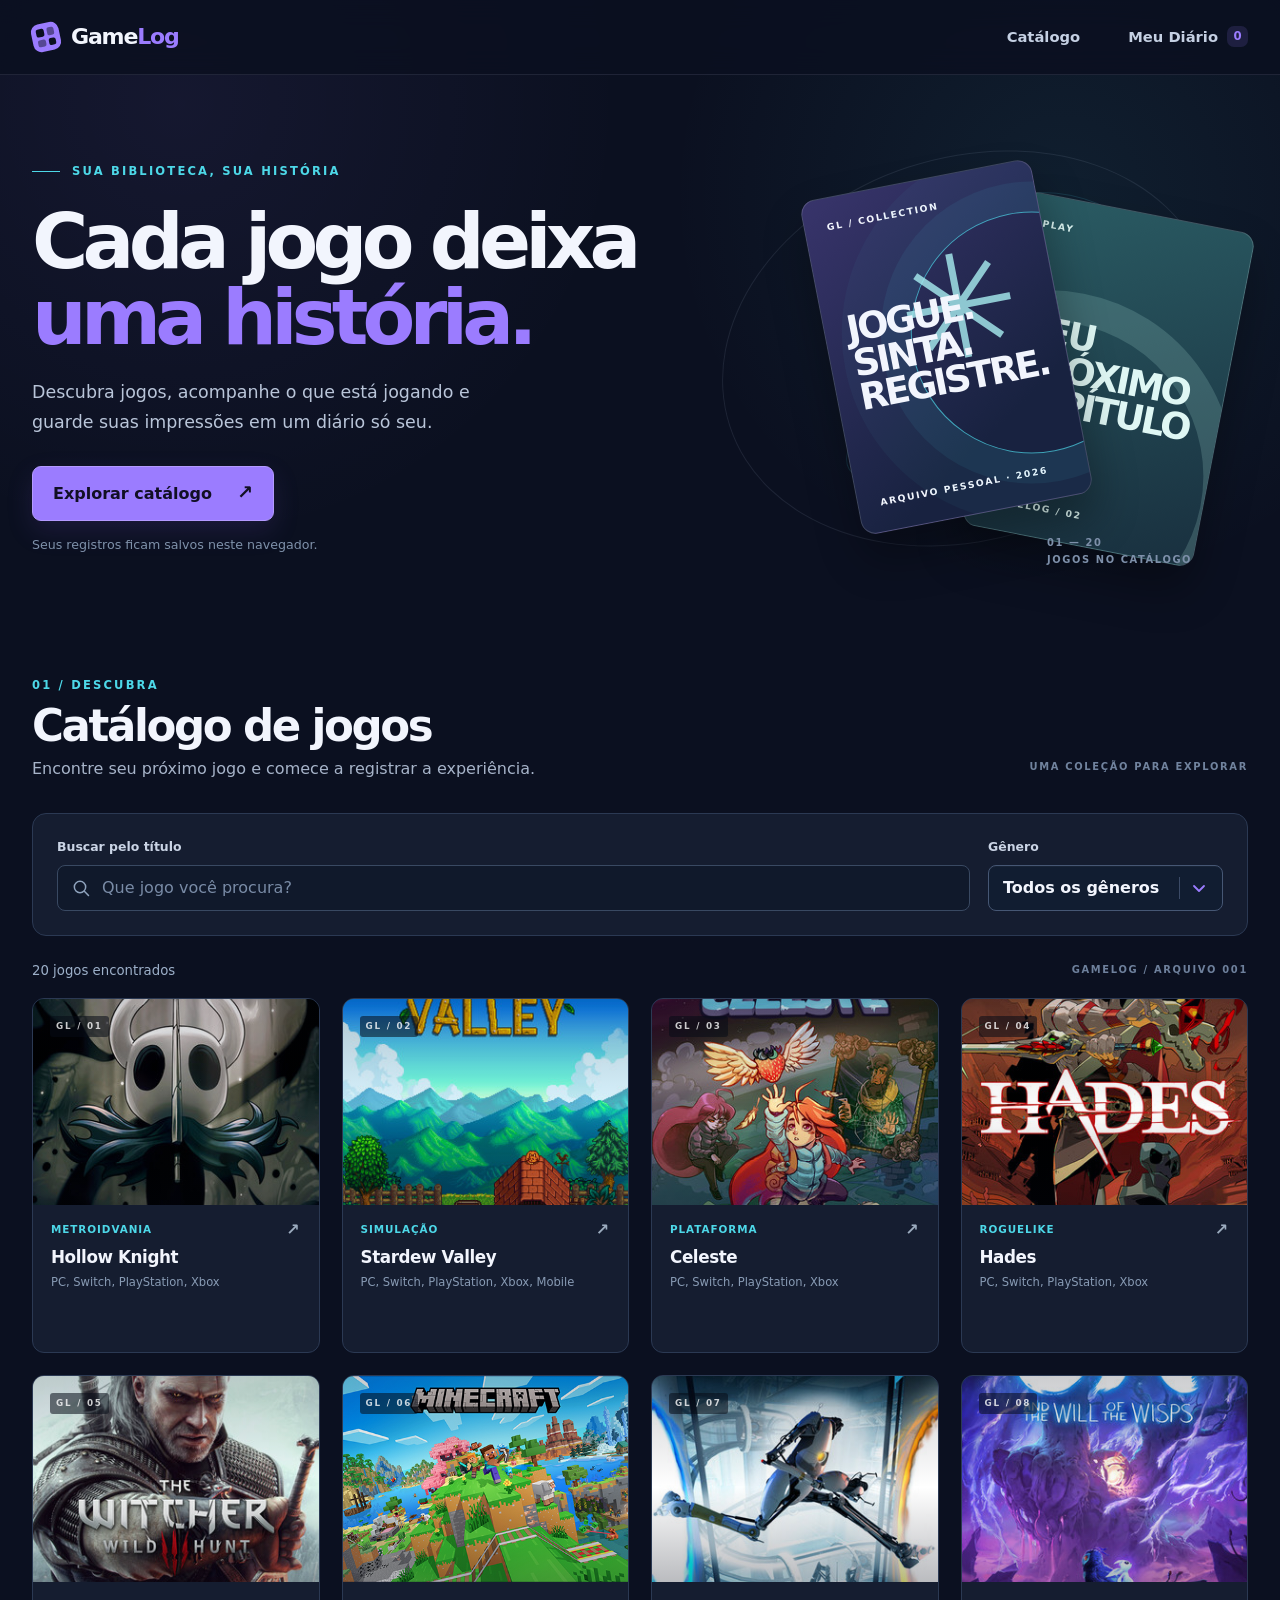
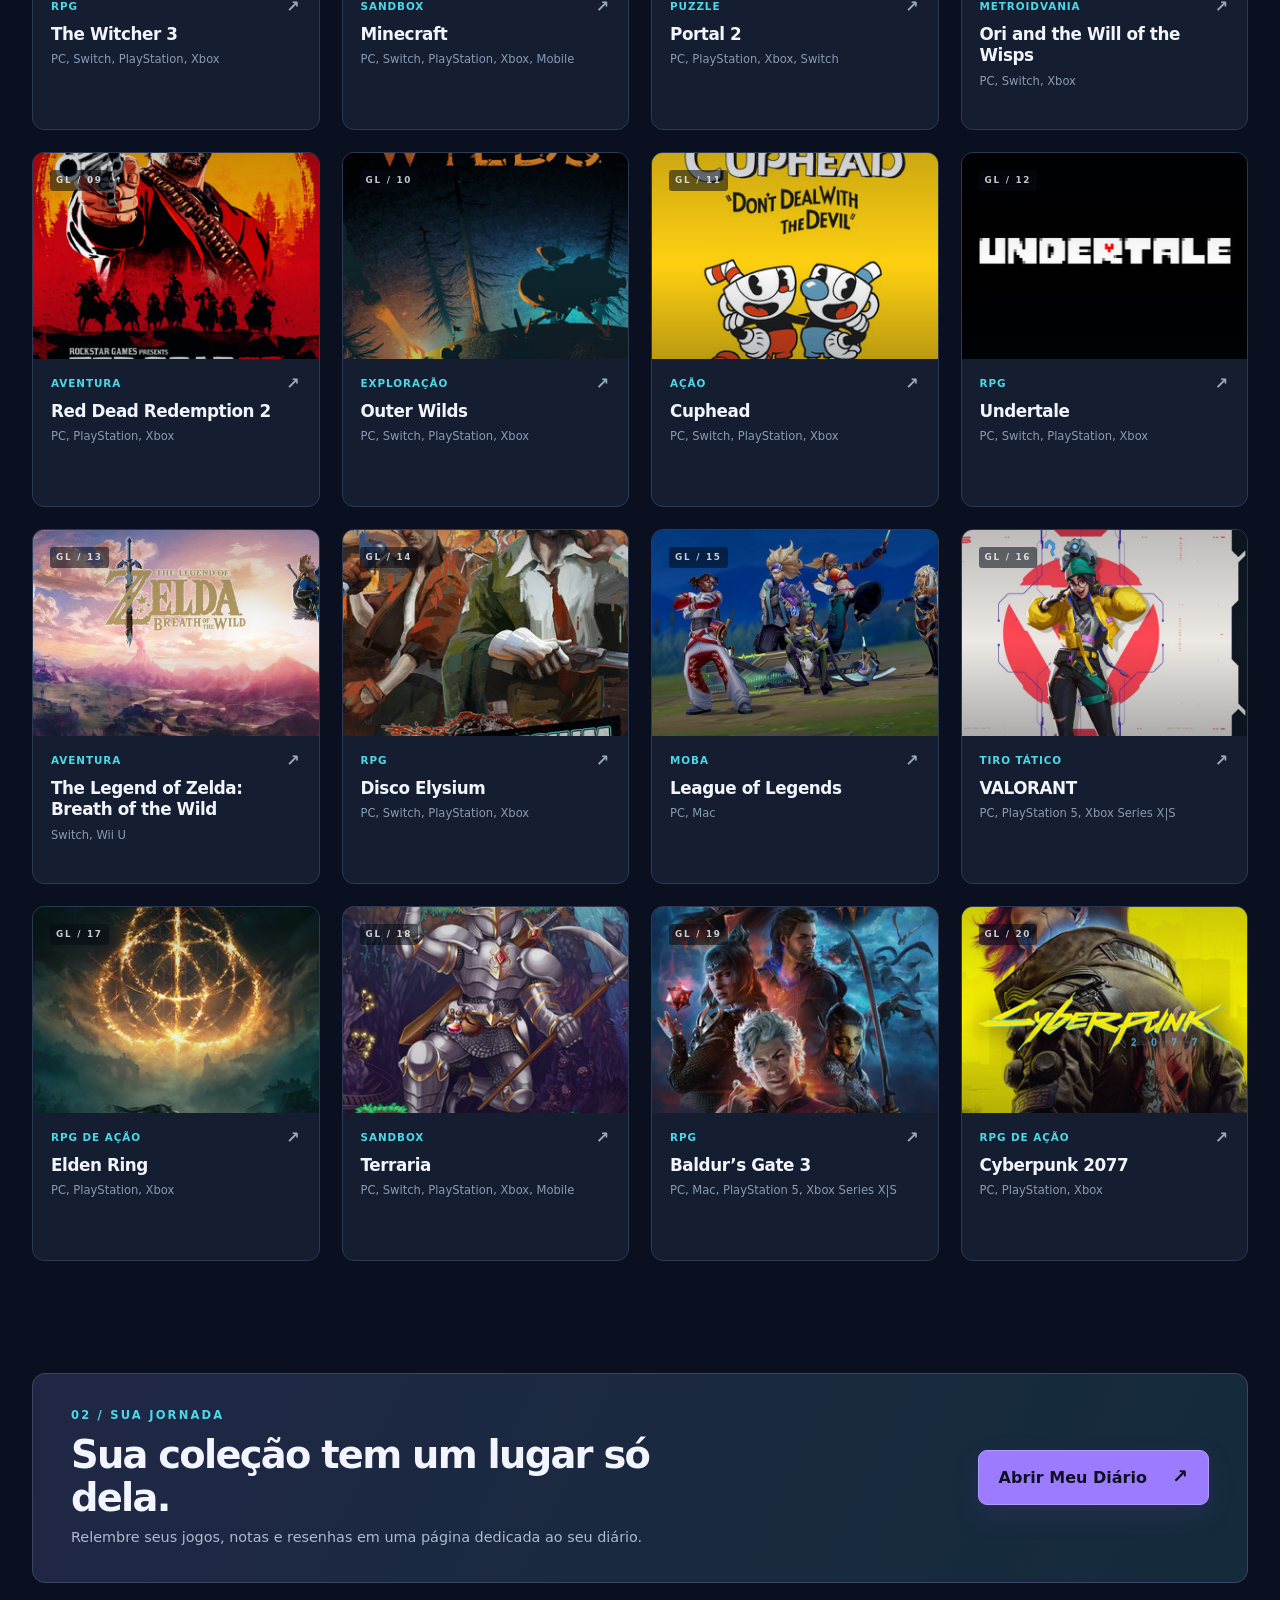
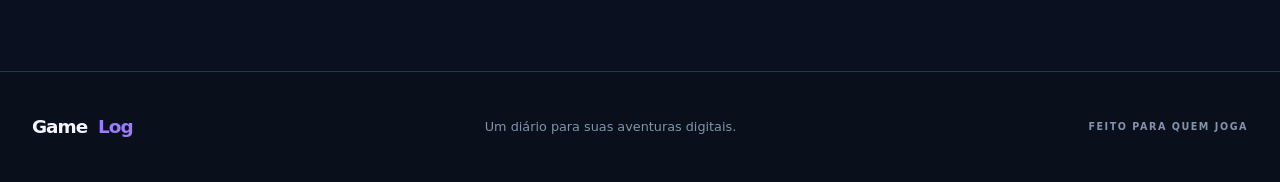
<file: index.html>
<!doctype html>
<html lang="pt-BR">
  <head>
    <meta charset="UTF-8" />
    <meta name="viewport" content="width=device-width, initial-scale=1" />
    <meta name="theme-color" content="#0B1020" />
    <meta name="description" content="GameLog: seu catálogo de jogos e diário pessoal de experiências." />
    <title>GameLog</title>
    <link rel="icon" type="image/svg+xml" href="./assets/favicon.svg" />
    <link rel="stylesheet" href="./css/styles.css" />
    <script type="module" src="./js/app.js"></script>
  </head>
  <body>
    <a class="skip-link" href="#conteudo">Pular para o conteúdo</a>

    <header class="site-header">
      <div class="shell header-inner">
        <a class="brand" href="#inicio" aria-label="GameLog, voltar ao início">
          <span class="brand-mark" aria-hidden="true"><span></span><span></span><span></span><span></span></span>
          <span>Game<span class="brand-accent">Log</span></span>
        </a>
        <nav aria-label="Navegação principal">
          <a href="#catalogo" aria-current="page">Catálogo</a>
          <a href="./diario.html">Meu Diário <span id="nav-diary-count" class="nav-count" aria-label="0 jogos registrados">0</span></a>
        </nav>
      </div>
    </header>

    <main id="conteudo">
      <section class="hero shell" id="inicio" aria-labelledby="hero-title">
        <div class="hero-copy">
          <p class="eyebrow"><span class="eyebrow-line"></span> SUA BIBLIOTECA, SUA HISTÓRIA</p>
          <h1 id="hero-title">Cada jogo deixa <span>uma história.</span></h1>
          <p class="hero-description">Descubra jogos, acompanhe o que está jogando e guarde suas impressões em um diário só seu.</p>
          <a class="primary-link" href="#catalogo">Explorar catálogo <span aria-hidden="true">↗</span></a>
          <p class="hero-note">Seus registros ficam salvos neste navegador.</p>
        </div>
        <div class="hero-art" aria-hidden="true">
          <div class="hero-orbit hero-orbit-one"></div>
          <div class="hero-orbit hero-orbit-two"></div>
          <div class="hero-art-card hero-art-card-back"><span>PLAY</span><strong>SEU<br />PRÓXIMO<br />CAPÍTULO</strong><small>GAMELOG / 02</small></div>
          <div class="hero-art-card hero-art-card-front"><span>GL / COLLECTION</span><div class="hero-art-symbol">✳</div><strong>JOGUE.<br />SINTA.<br />REGISTRE.</strong><small>ARQUIVO PESSOAL · 2026</small></div>
          <div class="hero-art-index">01 — 20<br />JOGOS NO CATÁLOGO</div>
        </div>
      </section>

      <section class="catalog-section shell" id="catalogo" aria-labelledby="catalog-title">
        <div class="section-heading">
          <div>
            <p class="section-kicker">01 / DESCUBRA</p>
            <h2 id="catalog-title">Catálogo de jogos</h2>
            <p>Encontre seu próximo jogo e comece a registrar a experiência.</p>
          </div>
          <span class="section-aside">UMA COLEÇÃO PARA EXPLORAR</span>
        </div>

        <form class="catalog-controls" role="search" id="catalog-search-form">
          <div class="field search-field">
            <label for="game-search">Buscar pelo título</label>
            <div class="input-with-icon">
              <svg viewBox="0 0 24 24" aria-hidden="true" focusable="false"><circle cx="10.8" cy="10.8" r="6.8"></circle><path d="m16 16 5 5"></path></svg>
              <input id="game-search" name="q" type="search" placeholder="Que jogo você procura?" autocomplete="off" />
            </div>
          </div>
          <div class="field genre-field">
            <label for="genre-filter">Gênero</label>
            <select id="genre-filter" name="genre"><option value="">Todos os gêneros</option></select>
          </div>
        </form>
        <div class="results-line"><p id="catalog-count" role="status" aria-live="polite"></p><span aria-hidden="true">GAMELOG / ARQUIVO 001</span></div>
        <div id="catalog-grid" class="catalog-grid"></div>
        <div id="catalog-empty" class="empty-state" hidden>
          <span class="empty-icon" aria-hidden="true">⌕</span>
          <h3>Nenhum jogo encontrado</h3>
          <p>Tente outro título ou escolha um gênero diferente.</p>
          <button id="clear-search" class="text-button" type="button">Limpar busca e filtros</button>
        </div>
      </section>

      <section class="diary-teaser shell" aria-labelledby="diary-teaser-title">
        <div>
          <p class="section-kicker">02 / SUA JORNADA</p>
          <h2 id="diary-teaser-title">Sua coleção tem um lugar só dela.</h2>
          <p>Relembre seus jogos, notas e resenhas em uma página dedicada ao seu diário.</p>
        </div>
        <a class="primary-link" href="./diario.html">Abrir Meu Diário <span aria-hidden="true">↗</span></a>
      </section>
    </main>

    <footer class="site-footer"><div class="shell footer-inner"><span class="brand footer-brand">Game<span class="brand-accent">Log</span></span><p>Um diário para suas aventuras digitais.</p><span>FEITO PARA QUEM JOGA</span></div></footer>

    <dialog id="game-dialog" class="game-dialog" aria-labelledby="dialog-title">
      <div class="dialog-layout">
        <div id="dialog-cover-slot" class="dialog-cover-slot"></div>
        <div class="dialog-content">
          <button id="dialog-close" class="dialog-close" type="button" aria-label="Fechar detalhes">×</button>
          <p class="section-kicker">FICHA DO JOGO / GAMELOG</p>
          <h2 id="dialog-title"></h2>
          <p id="dialog-meta" class="dialog-meta"></p>
          <p id="dialog-description" class="dialog-description"></p>
          <div class="dialog-divider"></div>
          <h3>Seu registro</h3>
          <p class="form-intro">Atualize sua jornada neste jogo. Você pode deixar campos em branco.</p>
          <form id="entry-form" novalidate>
            <div class="form-row">
              <div class="field"><label for="entry-status">Status</label><select id="entry-status" name="status"><option value="">Sem status</option><option value="want">Quero jogar</option><option value="playing">Jogando</option><option value="finished">Finalizado</option></select></div>
              <div class="field"><label for="entry-rating">Sua nota (1 a 5)</label><input id="entry-rating" name="rating" type="text" inputmode="decimal" autocomplete="off" placeholder="Ex.: 4,5" aria-describedby="rating-help" /><span id="rating-help" class="field-help">Use vírgula ou ponto. Até duas casas decimais.</span></div>
            </div>
            <div class="field review-field"><label for="entry-review">Sua resenha <span>(opcional)</span></label><textarea id="entry-review" name="review" rows="5" maxlength="800" placeholder="O que ficou com você depois de jogar?"></textarea><span id="review-counter" class="character-count">0 / 800</span></div>
            <p id="form-error" class="form-error" role="alert" tabindex="-1" hidden></p>
            <div class="form-actions"><button id="delete-entry" class="delete-button" type="button" hidden>Excluir registro</button><button class="save-button" type="submit">Salvar registro <span aria-hidden="true">↗</span></button></div>
          </form>
        </div>
      </div>
    </dialog>
    <dialog id="confirm-dialog" class="confirm-dialog" aria-labelledby="confirm-title" aria-describedby="confirm-description">
      <p class="section-kicker">MEU DIÁRIO / EXCLUSÃO</p>
      <h2 id="confirm-title">Excluir registro?</h2>
      <p id="confirm-description">O registro de <strong id="confirm-game-title"></strong> será removido deste navegador.</p>
      <div class="confirm-actions"><button id="confirm-cancel" class="cancel-button" type="button">Cancelar</button><button id="confirm-delete" class="confirm-delete-button" type="button">Excluir registro</button></div>
    </dialog>
    <div id="toast" class="toast" role="status" aria-live="polite" aria-atomic="true"></div>
  </body>
</html>
</file>
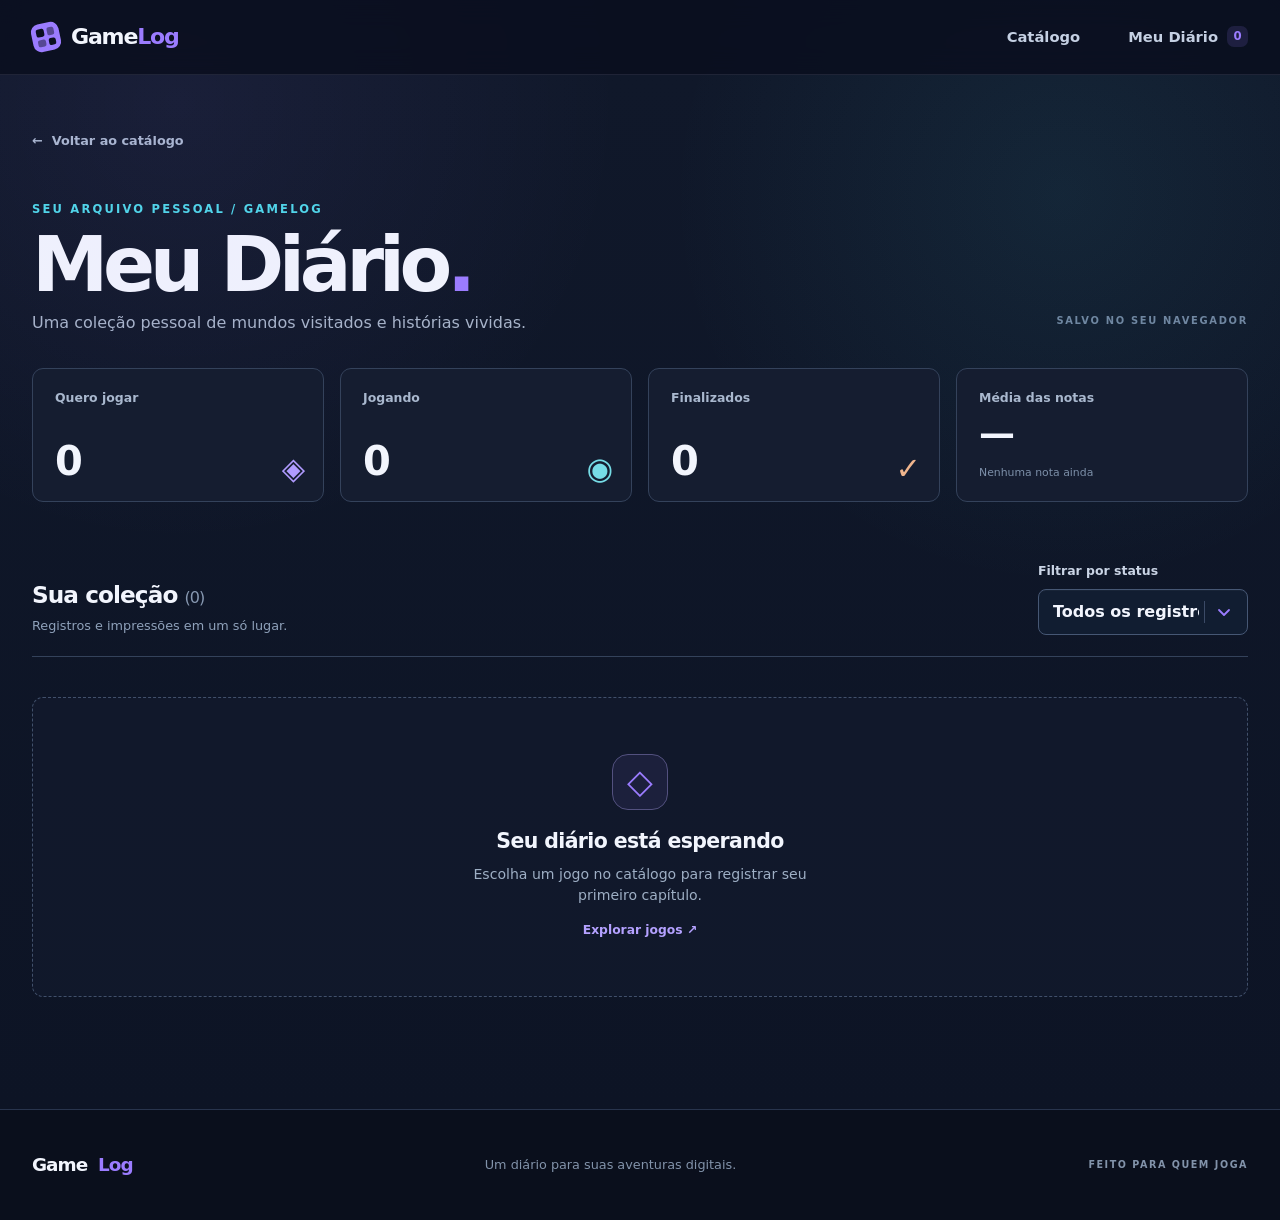
<file: diario.html>
<!doctype html>
<html lang="pt-BR">
  <head>
    <meta charset="UTF-8" />
    <meta name="viewport" content="width=device-width, initial-scale=1" />
    <meta name="theme-color" content="#0B1020" />
    <meta name="description" content="Meu Diário GameLog: sua coleção pessoal de jogos, notas e resenhas." />
    <title>GameLog</title>
    <link rel="icon" type="image/svg+xml" href="./assets/favicon.svg" />
    <link rel="stylesheet" href="./css/styles.css" />
    <script type="module" src="./js/app.js"></script>
  </head>
  <body>
    <a class="skip-link" href="#conteudo">Pular para o conteúdo</a>

    <header class="site-header">
      <div class="shell header-inner">
        <a class="brand" href="./index.html#inicio" aria-label="GameLog, voltar ao início">
          <span class="brand-mark" aria-hidden="true"><span></span><span></span><span></span><span></span></span>
          <span>Game<span class="brand-accent">Log</span></span>
        </a>
        <nav aria-label="Navegação principal">
          <a href="./index.html#catalogo">Catálogo</a>
          <a href="./diario.html" aria-current="page">Meu Diário <span id="nav-diary-count" class="nav-count" aria-label="0 jogos registrados">0</span></a>
        </nav>
      </div>
    </header>

    <main id="conteudo">
      <section class="diary-section diary-page" aria-labelledby="diary-title">
        <div class="shell">
          <a class="back-link" href="./index.html#catalogo"><span aria-hidden="true">←</span> Voltar ao catálogo</a>
          <div class="section-heading diary-heading">
            <div>
              <p class="section-kicker">SEU ARQUIVO PESSOAL / GAMELOG</p>
              <h1 id="diary-title">Meu Diário<span class="title-dot">.</span></h1>
              <p>Uma coleção pessoal de mundos visitados e histórias vividas.</p>
            </div>
            <span class="section-aside">SALVO NO SEU NAVEGADOR</span>
          </div>

          <div class="stats-grid" aria-label="Estatísticas do diário">
            <article class="stat-card"><span class="stat-label">Quero jogar</span><strong id="stat-want">0</strong><span class="stat-mark stat-mark-violet" aria-hidden="true">◈</span></article>
            <article class="stat-card"><span class="stat-label">Jogando</span><strong id="stat-playing">0</strong><span class="stat-mark stat-mark-cyan" aria-hidden="true">◉</span></article>
            <article class="stat-card"><span class="stat-label">Finalizados</span><strong id="stat-finished">0</strong><span class="stat-mark stat-mark-peach" aria-hidden="true">✓</span></article>
            <article class="stat-card stat-card-average"><span class="stat-label">Média das notas</span><strong id="stat-average">—</strong><span id="average-caption" class="stat-caption">Nenhuma nota ainda</span></article>
          </div>

          <div class="diary-toolbar">
            <div><h2>Sua coleção <span id="diary-heading-count">(0)</span></h2><p>Registros e impressões em um só lugar.</p></div>
            <div class="field diary-filter-field"><label for="diary-filter">Filtrar por status</label><select id="diary-filter"><option value="">Todos os registros</option><option value="want">Quero jogar</option><option value="playing">Jogando</option><option value="finished">Finalizado</option><option value="none">Sem status</option></select></div>
          </div>
          <div id="diary-list" class="diary-list"></div>
          <div id="diary-empty" class="empty-state diary-empty" hidden>
            <span class="empty-icon" aria-hidden="true">◇</span>
            <h3 id="diary-empty-title">Seu diário está esperando</h3>
            <p id="diary-empty-description">Escolha um jogo no catálogo para registrar seu primeiro capítulo.</p>
            <a id="diary-empty-link" class="text-button" href="./index.html#catalogo">Explorar jogos <span aria-hidden="true">↗</span></a>
          </div>
        </div>
      </section>
    </main>

    <footer class="site-footer"><div class="shell footer-inner"><span class="brand footer-brand">Game<span class="brand-accent">Log</span></span><p>Um diário para suas aventuras digitais.</p><span>FEITO PARA QUEM JOGA</span></div></footer>

    <dialog id="game-dialog" class="game-dialog" aria-labelledby="dialog-title">
      <div class="dialog-layout">
        <div id="dialog-cover-slot" class="dialog-cover-slot"></div>
        <div class="dialog-content">
          <button id="dialog-close" class="dialog-close" type="button" aria-label="Fechar detalhes">×</button>
          <p class="section-kicker">FICHA DO JOGO / GAMELOG</p>
          <h2 id="dialog-title"></h2>
          <p id="dialog-meta" class="dialog-meta"></p>
          <p id="dialog-description" class="dialog-description"></p>
          <div class="dialog-divider"></div>
          <h3>Seu registro</h3>
          <p class="form-intro">Atualize sua jornada neste jogo. Você pode deixar campos em branco.</p>
          <form id="entry-form" novalidate>
            <div class="form-row">
              <div class="field"><label for="entry-status">Status</label><select id="entry-status" name="status"><option value="">Sem status</option><option value="want">Quero jogar</option><option value="playing">Jogando</option><option value="finished">Finalizado</option></select></div>
              <div class="field"><label for="entry-rating">Sua nota (1 a 5)</label><input id="entry-rating" name="rating" type="text" inputmode="decimal" autocomplete="off" placeholder="Ex.: 4,5" aria-describedby="rating-help" /><span id="rating-help" class="field-help">Use vírgula ou ponto. Até duas casas decimais.</span></div>
            </div>
            <div class="field review-field"><label for="entry-review">Sua resenha <span>(opcional)</span></label><textarea id="entry-review" name="review" rows="5" maxlength="800" placeholder="O que ficou com você depois de jogar?"></textarea><span id="review-counter" class="character-count">0 / 800</span></div>
            <p id="form-error" class="form-error" role="alert" tabindex="-1" hidden></p>
            <div class="form-actions"><button id="delete-entry" class="delete-button" type="button" hidden>Excluir registro</button><button class="save-button" type="submit">Salvar registro <span aria-hidden="true">↗</span></button></div>
          </form>
        </div>
      </div>
    </dialog>
    <dialog id="confirm-dialog" class="confirm-dialog" aria-labelledby="confirm-title" aria-describedby="confirm-description">
      <p class="section-kicker">MEU DIÁRIO / EXCLUSÃO</p>
      <h2 id="confirm-title">Excluir registro?</h2>
      <p id="confirm-description">O registro de <strong id="confirm-game-title"></strong> será removido deste navegador.</p>
      <div class="confirm-actions"><button id="confirm-cancel" class="cancel-button" type="button">Cancelar</button><button id="confirm-delete" class="confirm-delete-button" type="button">Excluir registro</button></div>
    </dialog>
    <div id="toast" class="toast" role="status" aria-live="polite" aria-atomic="true"></div>
  </body>
</html>
</file>
<file: css/styles.css>
:root {
  color-scheme: dark;
  --bg: #0b1020;
  --surface: #151d30;
  --surface-raised: #1b263c;
  --line: #2b3953;
  --text: #f2f5fd;
  --muted: #a7b4c9;
  --violet: #9b7cff;
  --cyan: #4dd8e8;
  --peach: #efb58d;
  font-family: Inter, ui-sans-serif, system-ui, -apple-system, BlinkMacSystemFont, "Segoe UI", sans-serif;
  font-synthesis: none;
}

* { box-sizing: border-box; }
html { scroll-behavior: smooth; scroll-padding-top: 88px; overflow-x: clip; }
body { margin: 0; min-width: 280px; overflow-x: clip; color: var(--text); background: var(--bg); line-height: 1.5; }
body::before { content: ""; position: absolute; inset: 0 0 auto; height: 650px; pointer-events: none; background: radial-gradient(circle at 83% 30%, rgba(77, 216, 232, .075), transparent 34%), radial-gradient(circle at 14% 16%, rgba(155, 124, 255, .07), transparent 36%); }
button, input, select, textarea { font: inherit; }
button, select { cursor: pointer; }
button { color: inherit; }
a { color: inherit; text-decoration: none; }
svg { display: block; }
[hidden] { display: none !important; }
:focus-visible { outline: 3px solid var(--cyan); outline-offset: 4px; }
::selection { color: var(--bg); background: var(--cyan); }
.shell { width: min(1240px, calc(100% - 64px)); margin-inline: auto; }
.skip-link { position: fixed; z-index: 30; top: -70px; left: 16px; padding: 10px 16px; color: var(--bg); background: var(--cyan); border-radius: 8px; font-weight: 700; }
.skip-link:focus { top: 12px; }

.site-header { position: relative; z-index: 5; border-bottom: 1px solid rgba(167, 180, 201, .13); background: rgba(11, 16, 32, .85); backdrop-filter: blur(14px); }
.header-inner { min-height: 74px; display: flex; align-items: center; justify-content: space-between; gap: 24px; }
.brand { display: inline-flex; align-items: center; gap: 11px; font-size: 1.38rem; font-weight: 850; letter-spacing: -.055em; white-space: nowrap; }
.brand-accent { color: var(--violet); }
.brand-mark { width: 28px; height: 28px; padding: 5px; display: grid; grid-template-columns: repeat(2, 1fr); gap: 3px; transform: rotate(-12deg); border-radius: 8px; background: var(--violet); }
.brand-mark span { border-radius: 2px; background: var(--bg); }
.brand-mark span:nth-child(2), .brand-mark span:nth-child(3) { opacity: .48; }
.site-header nav { display: flex; align-items: center; gap: clamp(22px, 4vw, 48px); }
.site-header nav a { display: inline-flex; align-items: center; gap: 9px; color: #c5d0e3; font-size: .92rem; font-weight: 650; transition: color .2s ease; }
.site-header nav a:hover { color: var(--text); }
.nav-count { display: inline-flex; min-width: 21px; height: 21px; align-items: center; justify-content: center; padding-inline: 5px; border-radius: 7px; color: var(--violet); background: rgba(155, 124, 255, .14); font-size: .73rem; }

.hero { position: relative; min-height: 555px; display: grid; grid-template-columns: minmax(0, 1.05fr) minmax(330px, .95fr); align-items: center; gap: 40px; padding-block: 64px 74px; }
.hero-copy { position: relative; z-index: 1; }
.eyebrow, .section-kicker { margin: 0; color: var(--cyan); font-size: .72rem; font-weight: 800; letter-spacing: .19em; }
.eyebrow { display: flex; align-items: center; gap: 12px; }
.eyebrow-line { width: 28px; height: 1px; background: var(--cyan); }
h1, h2, h3, h4, p { margin-top: 0; }
h1 { max-width: 640px; margin: 24px 0 21px; font-size: clamp(3.7rem, 6vw, 6.1rem); font-weight: 830; line-height: .99; letter-spacing: -.075em; }
h1 span { color: var(--violet); }
.hero-description { max-width: 490px; margin-bottom: 29px; color: #b9c5d9; font-size: 1.09rem; line-height: 1.73; }
.primary-link { min-height: 48px; display: inline-flex; align-items: center; gap: 25px; padding: 12px 20px; border: 1px solid #b39aff; border-radius: 9px; background: var(--violet); color: #110f24; font-weight: 800; box-shadow: 0 10px 26px rgba(99, 70, 175, .18); transition: transform .2s ease, background .2s ease; }
.primary-link:hover { transform: translateY(-2px); background: #b19bff; }
.primary-link span { font-size: 1.2rem; }
.hero-note { margin: 15px 0 0; color: #7f91aa; font-size: .79rem; }
.hero-art { position: relative; min-height: 440px; isolation: isolate; }
.hero-art::before { content: ""; position: absolute; inset: 4% 5% 9%; border: 1px solid rgba(167, 180, 201, .12); border-radius: 50%; transform: rotate(-18deg); }
.hero-orbit { position: absolute; border: 1px solid rgba(77, 216, 232, .15); border-radius: 50%; }
.hero-orbit-one { width: 290px; height: 290px; top: 53px; right: 11%; }
.hero-orbit-two { width: 440px; height: 120px; top: 160px; right: -2%; transform: rotate(-30deg); }
.hero-art-card { position: absolute; width: 235px; height: 340px; display: flex; flex-direction: column; justify-content: space-between; padding: 22px; border: 1px solid rgba(255,255,255,.16); border-radius: 15px; box-shadow: 0 25px 45px rgba(0,0,0,.33); overflow: hidden; }
.hero-art-card span, .hero-art-card small { font-size: .58rem; font-weight: 850; letter-spacing: .18em; }
.hero-art-card strong { position: relative; z-index: 1; font-size: 2.3rem; line-height: .94; letter-spacing: -.075em; }
.hero-art-card-front { z-index: 2; top: 38px; left: 25%; transform: rotate(-11deg); background: linear-gradient(145deg, #38346b, #182240 73%); }
.hero-art-card-front::before { content: ""; position: absolute; width: 240px; height: 240px; top: 50px; left: 82px; border: 1px solid rgba(77, 216, 232, .7); border-radius: 50%; box-shadow: 0 0 0 30px rgba(77,216,232,.065), 0 0 0 69px rgba(77,216,232,.04); }
.hero-art-card-front .hero-art-symbol { position: absolute; top: 61px; left: 76px; color: #a9eff2; font-size: 9rem; line-height: 1; font-weight: 200; opacity: .8; }
.hero-art-card-back { top: 70px; right: 4%; transform: rotate(11deg); color: #dff7f4; background: linear-gradient(160deg, #2a5b63, #19303f); }
.hero-art-card-back::before { content: ""; position: absolute; width: 310px; height: 310px; top: 90px; left: -110px; border: 31px solid rgba(175, 232, 219, .18); border-radius: 50%; }
.hero-art-index { position: absolute; z-index: 3; bottom: 10px; right: 10%; color: #7e90aa; font-size: .62rem; font-weight: 800; letter-spacing: .16em; line-height: 1.7; }

.catalog-section { padding-block: 24px 112px; }
.section-heading { display: flex; align-items: end; justify-content: space-between; gap: 24px; margin-bottom: 32px; }
.section-heading h2 { margin: 9px 0 7px; font-size: clamp(2.2rem, 3.4vw, 3.4rem); line-height: 1.08; letter-spacing: -.055em; }
.section-heading p:not(.section-kicker) { margin: 0; color: var(--muted); font-size: 1rem; }
.section-aside { padding-bottom: 6px; color: #71839e; font-size: .62rem; font-weight: 800; letter-spacing: .17em; white-space: nowrap; }
.catalog-controls { display: grid; grid-template-columns: minmax(0, 1fr) 235px; gap: 18px; padding: 24px; border: 1px solid var(--line); border-radius: 14px; background: var(--surface); }
.field { min-width: 0; display: flex; flex-direction: column; gap: 8px; }
.field label { color: #cad4e5; font-size: .78rem; font-weight: 750; }
.field label span { color: #8495ad; font-weight: 500; }
input, select, textarea { width: 100%; border: 1px solid #394962; border-radius: 8px; background: #10192b; color: var(--text); }
input, select { height: 46px; padding: 0 14px; }
input::placeholder, textarea::placeholder { color: #798ba6; opacity: 1; }
input:hover, select:hover, textarea:hover { border-color: #697b9a; }
input:focus, select:focus, textarea:focus { border-color: var(--cyan); }
select {
  appearance: none;
  -webkit-appearance: none;
  padding-right: 48px;
  border-color: #465774;
  background-color: #111d31;
  background-image: url("data:image/svg+xml,%3Csvg xmlns='http://www.w3.org/2000/svg' viewBox='0 0 16 16'%3E%3Cpath d='m3 6 5 5 5-5' fill='none' stroke='%239B7CFF' stroke-width='1.8' stroke-linecap='round' stroke-linejoin='round'/%3E%3C/svg%3E"), linear-gradient(#3b4a66, #3b4a66);
  background-position: right 15px center, right 42px center;
  background-repeat: no-repeat;
  background-size: 16px 16px, 1px 22px;
  box-shadow: inset 0 1px 0 rgba(255, 255, 255, .03);
  font-weight: 650;
  transition: border-color .2s ease, background-color .2s ease, box-shadow .2s ease;
}
select:hover { border-color: var(--violet); background-color: #192740; }
select:focus-visible { border-color: var(--cyan); outline-offset: 2px; box-shadow: 0 0 0 3px rgba(77, 216, 232, .12); }
select:disabled { cursor: not-allowed; opacity: .55; }
select option { background: #151d30; color: var(--text); font-weight: 500; }
select option:checked { background: #344368; color: #fff; }
.input-with-icon { position: relative; }
.input-with-icon svg { position: absolute; top: 13px; left: 14px; width: 20px; height: 20px; fill: none; stroke: #8fa3bd; stroke-width: 1.8; stroke-linecap: round; pointer-events: none; }
.input-with-icon input { padding-left: 44px; }
.results-line { display: flex; align-items: center; justify-content: space-between; gap: 16px; margin: 25px 0 17px; color: #9db0c9; font-size: .83rem; }
.results-line p { margin: 0; }
.results-line span { color: #6e809c; font-size: .62rem; font-weight: 800; letter-spacing: .17em; }
.catalog-grid { display: grid; grid-template-columns: repeat(4, minmax(0, 1fr)); gap: 22px; }
.game-card { position: relative; min-width: 0; display: flex; flex-direction: column; border: 1px solid var(--line); border-radius: 12px; background: var(--surface); overflow: hidden; transition: transform .2s ease, border-color .2s ease, box-shadow .2s ease; }
.game-card:hover { transform: translateY(-5px); border-color: #6b5da0; box-shadow: 0 16px 34px rgba(0,0,0,.2); }
.game-card:focus-within { border-color: var(--cyan); }
.game-card-button { position: absolute; z-index: 2; inset: 0; width: 100%; height: 100%; padding: 0; border: 0; border-radius: 12px; background: transparent; }
.game-card-button:focus-visible { outline: 3px solid var(--cyan); outline-offset: -4px; }
.cover { position: relative; width: 100%; min-height: 206px; display: flex; flex-direction: column; justify-content: space-between; padding: 17px; overflow: hidden; background: linear-gradient(145deg, var(--cover-base), #101c2d); isolation: isolate; }
.cover::before, .cover::after, .cover-shape { content: ""; position: absolute; pointer-events: none; }
.cover::before { z-index: -1; width: 240px; height: 240px; top: -105px; right: -85px; border-radius: 50%; background: var(--cover-accent); opacity: .13; }
.cover::after { z-index: -1; inset: 0; background: linear-gradient(0deg, rgba(2, 7, 20, .48), transparent 58%); }
.cover--photo::before, .cover--photo .cover-shape { display: none; }
.cover--photo::after { z-index: 1; background: linear-gradient(0deg, rgba(2, 7, 20, .27), transparent 46%, rgba(2, 7, 20, .2)); }
.cover-image { position: absolute; z-index: 0; inset: 0; width: 100%; height: 100%; object-fit: cover; object-position: center; }
.cover--photo .cover-code { position: relative; z-index: 2; align-self: flex-start; padding: 4px 6px; border-radius: 3px; background: rgba(7, 11, 23, .55); }
.cover-code { color: rgba(255,255,255,.78); font-size: .55rem; font-weight: 850; letter-spacing: .2em; }
.cover-title { position: relative; z-index: 2; max-width: 95%; color: #fff; font-size: clamp(1.32rem, 1.9vw, 1.9rem); font-weight: 850; line-height: 1.02; letter-spacing: -.05em; text-shadow: 0 2px 14px rgba(0,0,0,.35); overflow-wrap: anywhere; }
.cover-shape { top: 31px; left: 23%; width: 160px; height: 160px; border: 2px solid var(--cover-accent); opacity: .55; transform: rotate(-22deg); }
.cover--rings .cover-shape, .cover--portals .cover-shape, .cover--orbit .cover-shape { border-radius: 50%; box-shadow: 0 0 0 16px rgba(255,255,255,.07), 0 0 0 34px rgba(255,255,255,.045); }
.cover--portals .cover-shape { border-width: 14px; width: 114px; height: 166px; transform: rotate(25deg); }
.cover--orbit .cover-shape { width: 196px; height: 100px; top: 52px; transform: rotate(-35deg); }
.cover--field .cover-shape, .cover--horizon .cover-shape { width: 270px; height: 95px; top: 75px; left: 5%; border: 0; border-top: 3px solid var(--cover-accent); border-bottom: 3px solid var(--cover-accent); border-radius: 50%; box-shadow: 0 -27px 0 -25px var(--cover-accent), 0 27px 0 -25px var(--cover-accent); transform: rotate(-14deg); }
.cover--peak .cover-shape { width: 185px; height: 185px; top: 20px; left: 29%; border-left: 0; border-bottom: 0; transform: rotate(-45deg); }
.cover--rays .cover-shape, .cover--sun .cover-shape { width: 150px; height: 150px; left: 31%; top: 28px; border-radius: 50%; background: rgba(255,255,255,.08); box-shadow: 0 0 0 22px rgba(255,255,255,.045), 0 0 0 48px rgba(255,255,255,.025); }
.cover--slashes .cover-shape, .cover--shards .cover-shape { width: 60px; height: 230px; top: -35px; left: 40%; transform: rotate(27deg); background: var(--cover-accent); opacity: .25; box-shadow: 65px 0 0 -12px var(--cover-accent), -65px 0 0 -18px var(--cover-accent); border: 0; }
.cover--blocks .cover-shape { width: 105px; height: 105px; top: 33px; left: 34%; transform: rotate(-12deg); box-shadow: 28px 26px 0 -4px rgba(255,255,255,.12), -23px 38px 0 -9px rgba(255,255,255,.12); }
.cover--glow .cover-shape { width: 115px; height: 115px; top: 38px; left: 35%; border-radius: 50%; background: var(--cover-accent); opacity: .25; filter: blur(9px); box-shadow: 0 0 38px 17px var(--cover-accent); }
.cover--dots .cover-shape { width: 130px; height: 130px; top: 33px; left: 30%; border: 9px dotted var(--cover-accent); border-radius: 50%; transform: rotate(16deg); }
.cover--heart .cover-shape { width: 120px; height: 120px; top: 54px; left: 36%; border: 0; background: var(--cover-accent); opacity: .4; transform: rotate(45deg); }
.cover--heart .cover-shape::before, .cover--heart .cover-shape::after { content: ""; position: absolute; width: 120px; height: 120px; border-radius: 50%; background: inherit; }
.cover--heart .cover-shape::before { top: -60px; }
.cover--heart .cover-shape::after { left: -60px; }
.game-card-info { width: 100%; min-height: 147px; padding: 17px 18px 18px; }
.game-card-top { display: flex; justify-content: space-between; gap: 10px; color: var(--cyan); font-size: .65rem; font-weight: 800; letter-spacing: .09em; text-transform: uppercase; }
.game-arrow { color: #9babbe; font-size: 1rem; line-height: 1; }
.game-card-title { margin: 9px 0 7px; color: var(--text); font-size: 1.05rem; line-height: 1.28; font-weight: 780; letter-spacing: -.025em; }
.game-card-meta { margin: 0; color: #889bb4; font-size: .72rem; line-height: 1.35; }
.mini-status { display: inline-flex; margin-top: 12px; padding: 3px 8px; border: 1px solid rgba(155,124,255,.4); border-radius: 4px; color: #c6b7ff; background: rgba(155,124,255,.09); font-size: .68rem; font-weight: 750; }
.mini-status--playing { border-color: rgba(77,216,232,.4); color: #99eaf1; background: rgba(77,216,232,.08); }
.mini-status--finished { border-color: rgba(239,181,141,.4); color: #f2c9aa; background: rgba(239,181,141,.08); }
.mini-status--none { border-color: #52617b; color: #c9d2df; background: #243149; }

.diary-teaser { display: flex; align-items: center; justify-content: space-between; gap: 30px; margin-bottom: 88px; padding: 33px 38px; border: 1px solid #3b4762; border-radius: 13px; background: linear-gradient(115deg, #202745, #142b3b); }
.diary-teaser h2 { max-width: 620px; margin: 9px 0 8px; font-size: clamp(1.7rem, 3vw, 2.5rem); line-height: 1.12; letter-spacing: -.045em; }
.diary-teaser p:not(.section-kicker) { margin: 0; color: #adbad0; font-size: .9rem; }
.diary-teaser .primary-link { flex: 0 0 auto; }

.diary-section { padding-block: 88px 112px; border-top: 1px solid #27334b; background: linear-gradient(180deg, #10182a, #0d1425); }
.diary-page { min-height: calc(100vh - 185px); padding-top: 53px; border-top: 0; }
.back-link { display: inline-flex; align-items: center; gap: 9px; margin-bottom: 51px; color: #aab8ce; font-size: .8rem; font-weight: 700; }
.back-link:hover { color: var(--cyan); }
.diary-page .diary-heading h1 { margin: 9px 0 7px; font-size: clamp(3.5rem, 6vw, 5.5rem); line-height: 1; letter-spacing: -.07em; }
.title-dot { color: var(--violet); }
.diary-heading { margin-bottom: 33px; }
.stats-grid { display: grid; grid-template-columns: repeat(4, minmax(0,1fr)); gap: 16px; margin-bottom: 60px; }
.stat-card { position: relative; min-height: 134px; display: flex; flex-direction: column; align-items: flex-start; justify-content: space-between; padding: 20px 22px; border: 1px solid #34425b; border-radius: 11px; background: var(--surface); overflow: hidden; }
.stat-label { color: #a9b8ce; font-size: .78rem; font-weight: 650; }
.stat-card strong { font-size: 2.5rem; line-height: 1; font-weight: 820; letter-spacing: -.06em; }
.stat-mark { position: absolute; right: 18px; bottom: 17px; font-size: 1.9rem; line-height: 1; }
.stat-mark-violet { color: #b09bff; }.stat-mark-cyan { color: #76dce6; }.stat-mark-peach { color: #efb58d; }
.stat-card-average strong { font-size: 2.25rem; }
.stat-caption { margin-top: 5px; color: #7d90a9; font-size: .68rem; }
.diary-toolbar { display: flex; align-items: end; justify-content: space-between; gap: 20px; padding-bottom: 21px; border-bottom: 1px solid #34425b; }
.diary-toolbar h2 { margin: 0 0 3px; font-size: 1.45rem; letter-spacing: -.04em; }
.diary-toolbar h2 span { color: #8798b1; font-size: 1rem; font-weight: 500; }
.diary-toolbar p { margin: 0; color: #8fa1ba; font-size: .8rem; }
.diary-filter-field { width: 210px; }
.diary-list { display: grid; gap: 14px; margin-top: 20px; }
.diary-item { display: flex; gap: 22px; padding: 16px; border: 1px solid #34425b; border-radius: 11px; background: var(--surface); }
.cover--compact { flex: 0 0 116px; width: 116px; min-height: 152px; border-radius: 6px; padding: 10px; }
.cover--compact .cover-code { font-size: .42rem; }
.cover--compact .cover-title { font-size: .85rem; }
.cover--compact .cover-shape { transform: scale(.5) rotate(-22deg); transform-origin: 0 0; }
.diary-item-body { min-width: 0; flex: 1; display: flex; flex-direction: column; }
.diary-item-genre { color: var(--cyan); font-size: .64rem; font-weight: 800; letter-spacing: .11em; text-transform: uppercase; }
.diary-item-title { margin: 5px 0 9px; font-size: 1.2rem; line-height: 1.23; letter-spacing: -.035em; }
.diary-item-facts { display: flex; flex-wrap: wrap; gap: 7px; }
.status-pill, .rating-pill { display: inline-flex; align-items: center; min-height: 24px; padding: 3px 9px; border-radius: 5px; font-size: .68rem; font-weight: 700; line-height: 1.2; }
.status-pill--want { color: #d0c3ff; background: rgba(155,124,255,.17); }
.status-pill--playing { color: #a5edf2; background: rgba(77,216,232,.15); }
.status-pill--finished { color: #f3ccab; background: rgba(239,181,141,.15); }
.status-pill--none { color: #c0cbd9; background: #35435c; }
.rating-pill { color: #f4d69d; background: rgba(244,214,157,.1); }
.diary-review { margin: 12px 0 10px; color: #becadc; font-size: .83rem; line-height: 1.55; white-space: pre-wrap; overflow-wrap: anywhere; }
.diary-review--empty { color: #8293ac; font-style: italic; }
.diary-item-actions { display: flex; align-items: center; gap: 20px; margin-top: auto; }
.diary-item-actions button, .text-button { padding: 0; border: 0; background: none; font-size: .77rem; font-weight: 750; }
.edit-button, .text-button { color: #b4a1ff; }
.remove-button { color: #c5a4a1; }
.diary-item-actions button:hover, .text-button:hover { text-decoration: underline; text-underline-offset: 3px; }
.empty-state { min-height: 300px; display: flex; flex-direction: column; align-items: center; justify-content: center; padding: 36px 20px; border: 1px dashed #41506b; border-radius: 11px; background: rgba(21,29,48,.55); text-align: center; }
.empty-icon { display: grid; place-items: center; width: 56px; height: 56px; margin-bottom: 16px; border: 1px solid #53517f; border-radius: 16px; color: var(--violet); background: rgba(155,124,255,.08); font-size: 2.1rem; line-height: 1; }
.empty-state h3 { margin: 0 0 7px; font-size: 1.28rem; letter-spacing: -.03em; }
.empty-state p { max-width: 390px; margin: 0 0 15px; color: #9eafc5; font-size: .88rem; }
.diary-empty { margin-top: 20px; }
.site-footer { border-top: 1px solid #28344d; background: #0a0f1c; }
.footer-inner { min-height: 110px; display: flex; align-items: center; justify-content: space-between; gap: 20px; }
.footer-brand { font-size: 1.15rem; }
.footer-inner p { margin: 0; color: #8293aa; font-size: .8rem; }
.footer-inner > span:last-child { color: #8293aa; font-size: .6rem; font-weight: 800; letter-spacing: .16em; }

.game-dialog { width: min(920px, calc(100% - 30px)); max-height: min(92vh, 800px); padding: 0; border: 1px solid #55637c; border-radius: 15px; background: var(--surface); color: var(--text); box-shadow: 0 35px 100px rgba(0,0,0,.65); overflow: auto; }
.game-dialog::backdrop { background: rgba(3,7,16,.78); backdrop-filter: blur(5px); }
.dialog-layout { display: grid; grid-template-columns: minmax(250px, .8fr) minmax(0, 1.4fr); min-height: 570px; }
.dialog-cover-slot { min-height: 100%; }
.dialog-cover-slot .cover { min-height: 100%; padding: 26px; }
.dialog-cover-slot .cover-code { font-size: .69rem; }
.dialog-cover-slot .cover-title { font-size: clamp(2rem, 3.8vw, 3.8rem); }
.dialog-cover-slot .cover-shape { transform: scale(1.4) rotate(-22deg); top: 27%; }
.dialog-content { position: relative; padding: 38px 40px 32px; }
.dialog-close { position: absolute; top: 24px; right: 25px; width: 34px; height: 34px; padding: 0; border: 1px solid #596880; border-radius: 7px; background: #253149; color: var(--text); font-size: 1.55rem; line-height: 1; }
.dialog-close:hover { background: #34435e; }
.dialog-content > .section-kicker { padding-right: 35px; }
.dialog-content h2 { margin: 12px 30px 3px 0; font-size: clamp(1.75rem, 3vw, 2.55rem); line-height: 1.08; letter-spacing: -.05em; }
.dialog-meta { margin: 0 0 17px; color: var(--cyan); font-size: .76rem; font-weight: 700; }
.dialog-description { margin: 0; color: #b4c1d5; font-size: .88rem; line-height: 1.65; }
.dialog-divider { height: 1px; margin: 23px 0; background: #38465f; }
.dialog-content h3 { margin: 0 0 4px; font-size: 1.2rem; letter-spacing: -.03em; }
.form-intro { margin: 0 0 19px; color: #94a6bf; font-size: .78rem; }
.form-row { display: grid; grid-template-columns: repeat(2, minmax(0, 1fr)); gap: 13px; }
.field-help { color: #889bb3; font-size: .68rem; line-height: 1.35; }
input[aria-invalid="true"] { border-color: #e49b9b; }
.review-field { margin-top: 16px; }
textarea { min-height: 112px; resize: vertical; padding: 11px 13px; line-height: 1.5; }
.character-count { align-self: flex-end; margin-top: -3px; color: #8799b2; font-size: .7rem; }
.form-error { margin: 12px 0 0; padding: 10px 12px; border: 1px solid #ce8e8e; border-radius: 7px; color: #ffd5d5; background: #472b39; font-size: .78rem; }
.form-actions { display: flex; align-items: center; justify-content: space-between; gap: 14px; margin-top: 17px; }
.delete-button { padding: 8px 0; border: 0; background: none; color: #e9b1ac; font-size: .78rem; font-weight: 700; }
.delete-button:hover { text-decoration: underline; }
.save-button { display: inline-flex; align-items: center; justify-content: center; gap: 20px; min-height: 44px; margin-left: auto; padding: 10px 16px; border: 1px solid #b8a4ff; border-radius: 8px; background: var(--violet); color: #140f2a; font-size: .82rem; font-weight: 830; }
.save-button:hover { background: #b09aff; }
.confirm-dialog { width: min(430px, calc(100% - 30px)); padding: 28px; border: 1px solid #65748d; border-radius: 13px; background: #1b263b; color: var(--text); box-shadow: 0 28px 80px rgba(0,0,0,.58); }
.confirm-dialog::backdrop { background: rgba(3,7,16,.72); }
.confirm-dialog h2 { margin: 12px 0 9px; font-size: 1.65rem; letter-spacing: -.04em; }
.confirm-dialog p:not(.section-kicker) { margin: 0; color: #b4c1d5; font-size: .9rem; line-height: 1.6; }
.confirm-dialog strong { color: var(--text); }
.confirm-actions { display: flex; justify-content: flex-end; gap: 10px; margin-top: 26px; }
.confirm-actions button { min-height: 42px; padding: 9px 14px; border-radius: 7px; font-size: .82rem; font-weight: 750; }
.cancel-button { border: 1px solid #5d6b84; background: #2b3850; }
.cancel-button:hover { background: #394861; }
.confirm-delete-button { border: 1px solid #efb8b4; background: #a85458; color: #fff; }
.confirm-delete-button:hover { background: #bd6266; }
.toast { position: fixed; z-index: 20; right: 24px; bottom: 24px; max-width: min(420px, calc(100% - 48px)); padding: 14px 18px; border: 1px solid #75cbd2; border-radius: 9px; background: #1b3644; color: #e8faff; box-shadow: 0 15px 40px rgba(0,0,0,.35); font-size: .87rem; font-weight: 650; opacity: 0; transform: translateY(12px); pointer-events: none; transition: opacity .2s ease, transform .2s ease; }
.toast--visible { opacity: 1; transform: translateY(0); }

@media (max-width: 1080px) {
  .catalog-grid { grid-template-columns: repeat(3, minmax(0,1fr)); }
  .hero { grid-template-columns: minmax(0,1.1fr) minmax(290px,.9fr); }
  .hero-art-card { width: 210px; height: 310px; }
  .hero-art-card-front { left: 8%; }
  .hero-art-card-back { right: 0; }
}
@media (max-width: 760px) {
  .shell { width: min(100% - 36px, 650px); }
  .header-inner { min-height: 66px; }
  .hero { min-height: 0; grid-template-columns: 1fr; gap: 0; padding-block: 68px 55px; }
  h1 { max-width: 600px; font-size: clamp(3.4rem, 9vw, 5.2rem); }
  .hero-art { min-height: 320px; margin-top: 30px; }
  .hero-art-card { width: 200px; height: 272px; }
  .hero-art-card-front { left: 24%; top: 18px; }
  .hero-art-card-back { right: 14%; top: 35px; }
  .hero-art-card strong { font-size: 1.9rem; }
  .hero-art-card-front .hero-art-symbol { font-size: 7rem; }
  .hero-art-index { right: 4%; bottom: 0; }
  .section-aside { display: none; }
  .diary-teaser { flex-direction: column; align-items: flex-start; padding: 26px; }
  .diary-page { padding-top: 37px; }
  .back-link { margin-bottom: 35px; }
  .catalog-grid { grid-template-columns: repeat(2, minmax(0,1fr)); gap: 16px; }
  .stats-grid { grid-template-columns: repeat(2, minmax(0,1fr)); margin-bottom: 46px; }
  .dialog-layout { grid-template-columns: 1fr; }
  .dialog-cover-slot { height: 174px; min-height: 0; }
  .dialog-cover-slot .cover { height: 100%; min-height: 0; }
  .dialog-cover-slot .cover-title { font-size: 1.9rem; max-width: 70%; }
  .dialog-cover-slot .cover-shape { top: -20px; left: 60%; }
  .dialog-content { padding: 28px; }
}
@media (max-width: 520px) {
  .shell { width: calc(100% - 30px); }
  .site-header nav { gap: 15px; }
  .site-header nav a { font-size: .79rem; }
  .brand { font-size: 1.17rem; }
  .brand-mark { width: 23px; height: 23px; padding: 4px; }
  .hero { padding-top: 54px; }
  h1 { font-size: clamp(3.1rem, 14vw, 4.4rem); }
  .hero-description { font-size: .98rem; }
  .hero-art { min-height: 275px; }
  .hero-art-card { width: 170px; height: 244px; padding: 16px; }
  .hero-art-card strong { font-size: 1.6rem; }
  .hero-art-card-front { left: 14%; }
  .hero-art-card-back { right: 7%; }
  .hero-art-index { display: none; }
  .catalog-section { padding-bottom: 76px; }
  .diary-teaser { margin-bottom: 72px; padding: 23px; }
  .catalog-controls { grid-template-columns: 1fr; padding: 17px; gap: 15px; }
  .results-line span { display: none; }
  .catalog-grid { gap: 12px; }
  .cover { min-height: 155px; padding: 12px; }
  .cover-title { font-size: 1.2rem; }
  .cover-shape { transform: scale(.8) rotate(-22deg); transform-origin: 0 0; }
  .game-card-info { min-height: 136px; padding: 12px; }
  .game-card-title { font-size: .93rem; }
  .game-card-meta { font-size: .65rem; }
  .game-genre { font-size: .58rem; }
  .diary-section { padding-block: 68px 80px; }
  .diary-page { padding-top: 30px; }
  .diary-page .diary-heading h1 { font-size: 3.4rem; }
  .stats-grid { gap: 10px; }
  .stat-card { min-height: 116px; padding: 15px; }
  .stat-card strong { font-size: 2.1rem; }
  .stat-card-average strong { font-size: 1.75rem; }
  .diary-toolbar { align-items: stretch; flex-direction: column; }
  .diary-filter-field { width: 100%; }
  .diary-item { gap: 13px; padding: 11px; }
  .cover--compact { flex-basis: 78px; width: 78px; min-height: 112px; padding: 7px; }
  .cover--compact .cover-code { font-size: .35rem; }
  .cover--compact .cover-title { font-size: .7rem; }
  .diary-item-title { font-size: 1rem; }
  .diary-review { font-size: .75rem; }
  .footer-inner { min-height: 100px; align-items: flex-start; flex-direction: column; justify-content: center; gap: 3px; }
  .footer-inner > span:last-child { display: none; }
  .game-dialog { width: calc(100% - 16px); max-height: 96vh; }
  .dialog-cover-slot { height: 130px; }
  .dialog-cover-slot .cover { padding: 14px 18px; }
  .dialog-cover-slot .cover-title { font-size: 1.35rem; }
  .dialog-content { padding: 22px 18px 25px; }
  .dialog-close { top: 17px; right: 17px; }
  .form-row { grid-template-columns: 1fr; }
  .form-actions { align-items: stretch; flex-direction: column-reverse; }
  .save-button { width: 100%; }
  .delete-button { align-self: flex-start; }
  .toast { right: 12px; bottom: 12px; max-width: calc(100% - 24px); }
}
@media (max-width: 380px) {
  .brand { gap: 7px; font-size: 1.08rem; }
  .site-header nav { gap: 10px; }
  .site-header nav a { font-size: .74rem; white-space: nowrap; }
  .nav-count { min-width: 18px; height: 18px; padding-inline: 3px; }
}
@media (prefers-reduced-motion: reduce) {
  html { scroll-behavior: auto; }
  *, *::before, *::after { animation-duration: .01ms !important; transition-duration: .01ms !important; }
}
</file>
